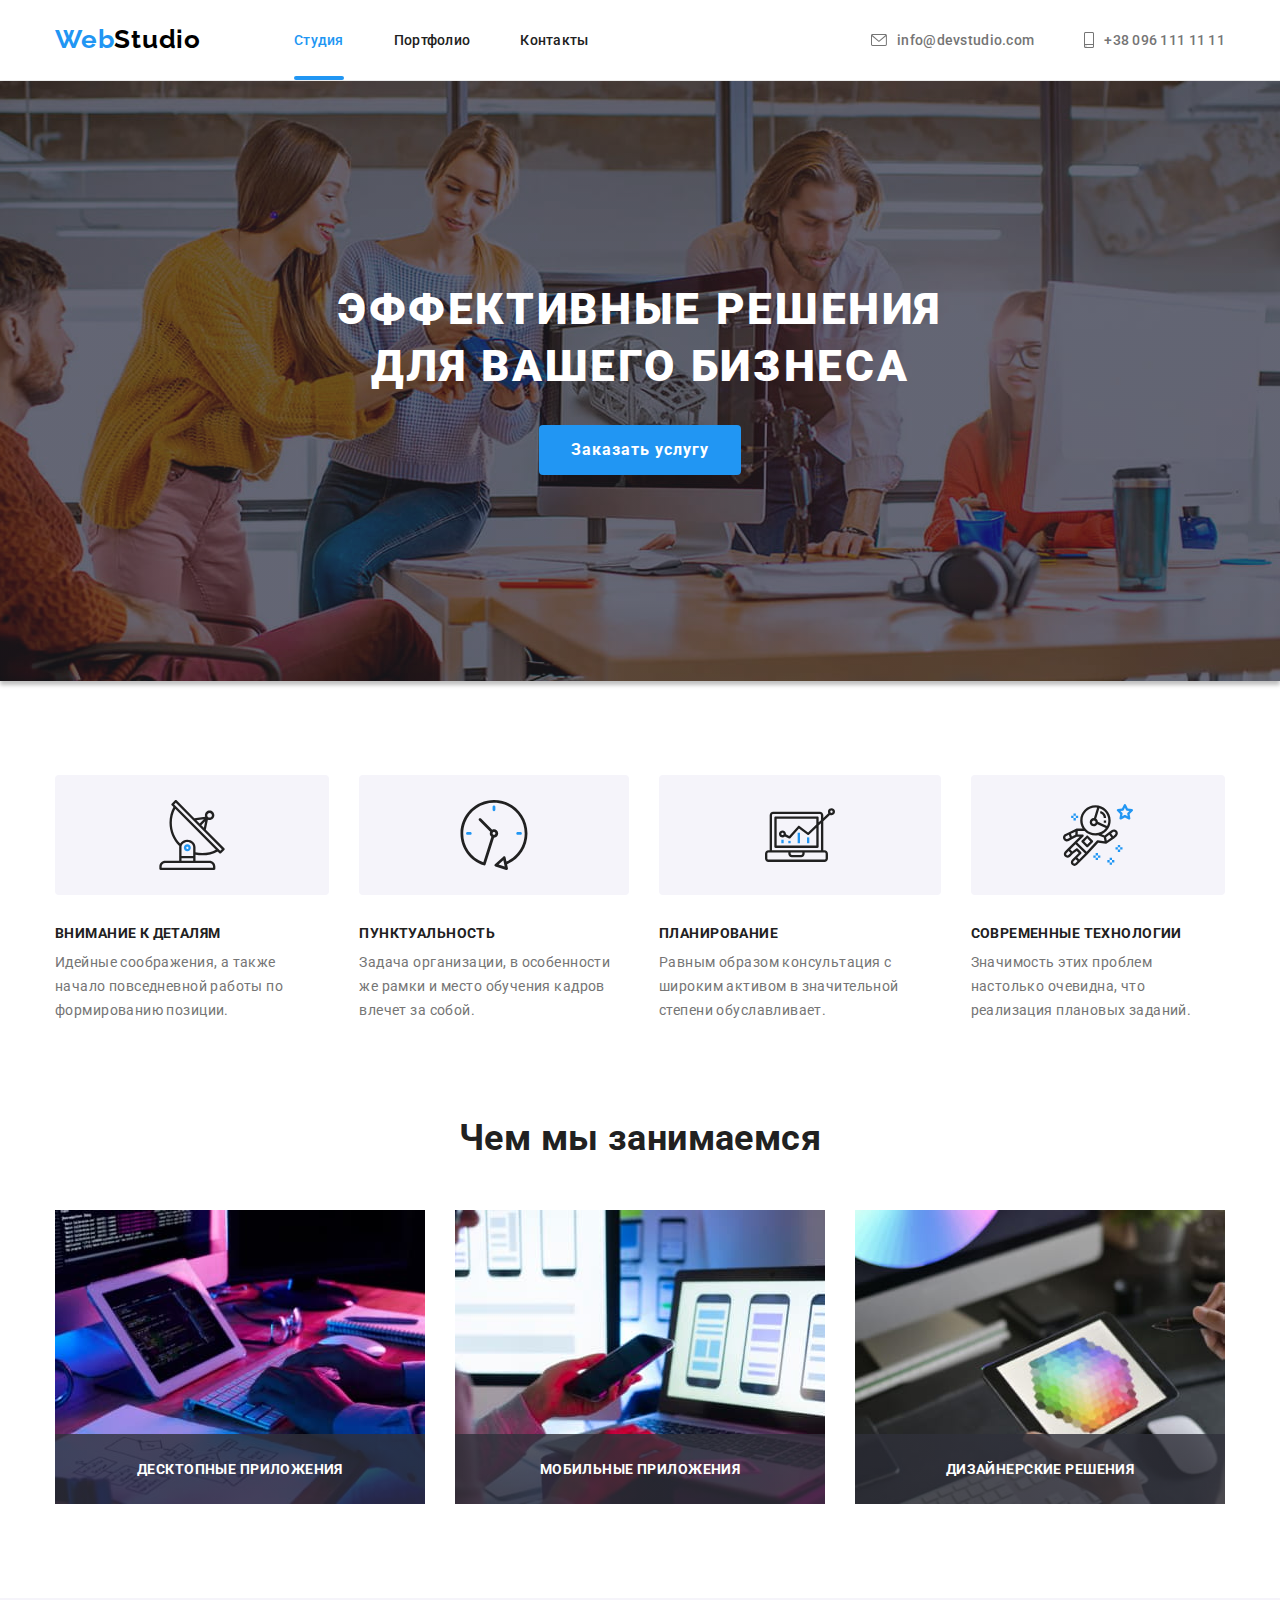
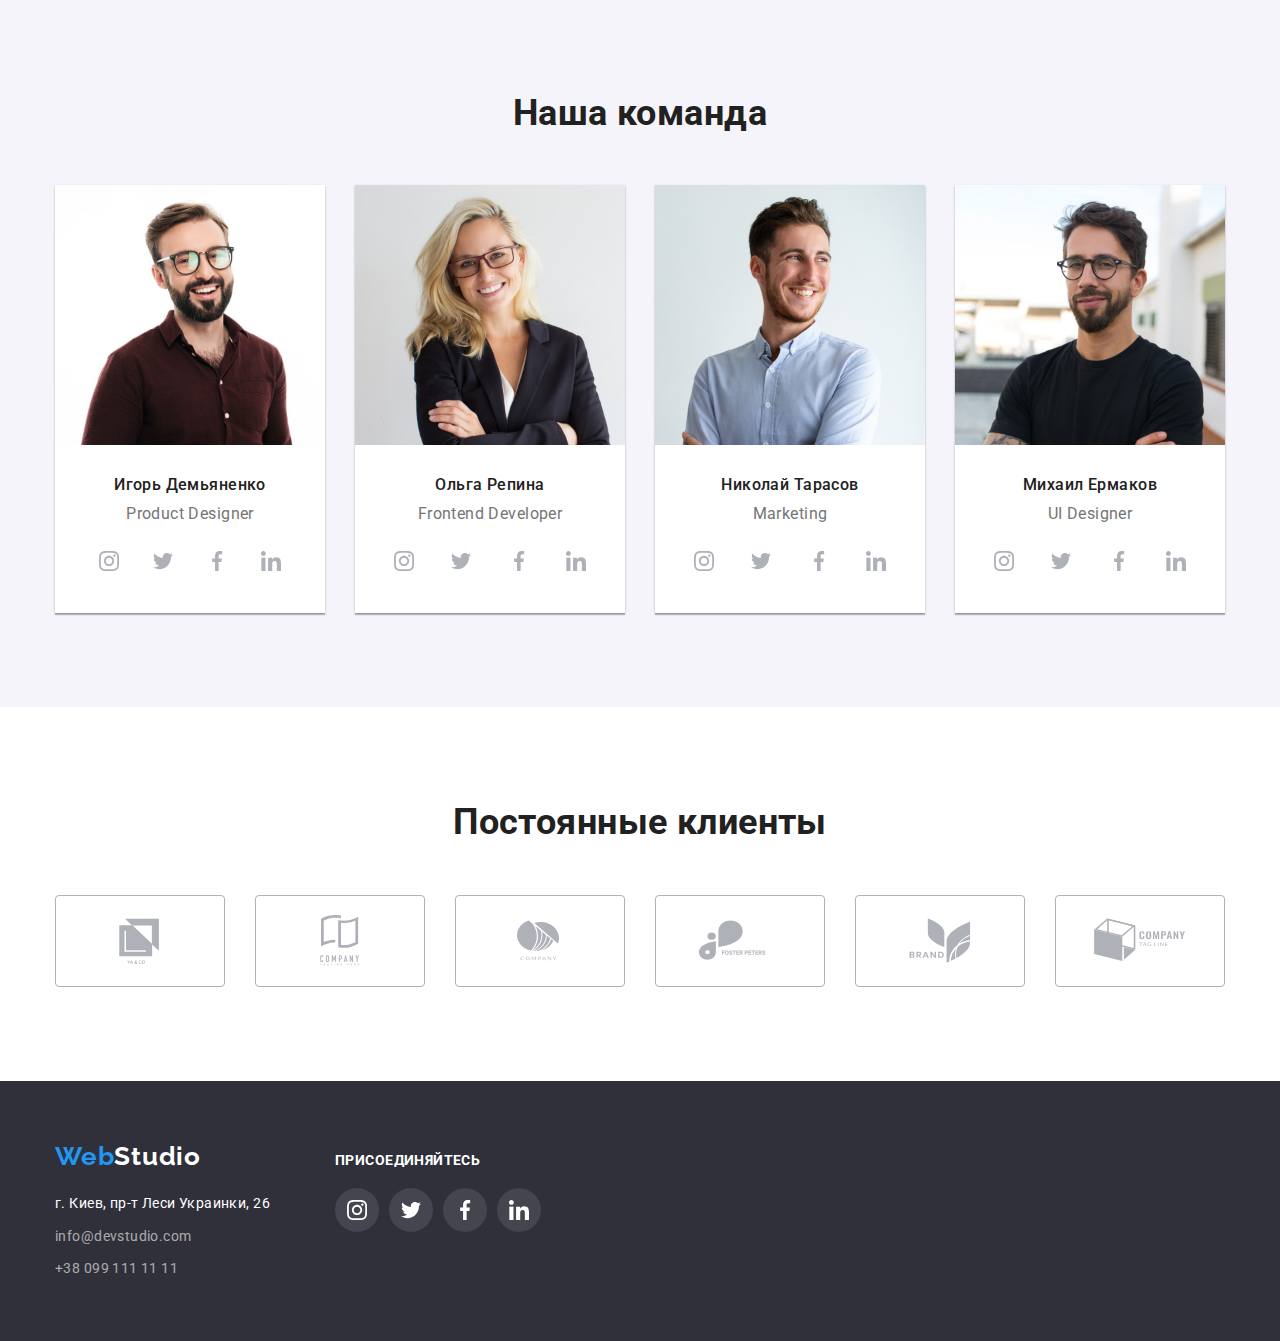
<file: index.html>
<!DOCTYPE html>
<html lang="ru">
  <head>
    <meta charset="UTF-8" />
    <meta http-equiv="X-UA-Compatible" content="IE=edge" />
    <meta name="viewport" content="width=device-width, initial-scale=1.0" />
    <!-- font add-->
    <link rel="preconnect" href="https://fonts.googleapis.com" />
    <!-- оголошення майбутньго підключення-->
    <link rel="preconnect" href="https://fonts.gstatic.com" crossorigin />
    <link
      href="https://fonts.googleapis.com/css2?family=Raleway:wght@700&family=Roboto:wght@400;500;700;900&display=swap"
      rel="stylesheet"
    />
    <!-- normalaize - link sample + file downloaded -->
    <!-- https://cdnjs.cloudflare.com/ajax/libs/normalize/1.1.0/normalize.min.css -->
    <link rel="stylesheet" href="./css/modern-normalize.css" />
    <link rel="stylesheet" href="./css/styles.css" />

    <title>WebStudio</title>
  </head>
  <body class="body">
    <header class="header">
      <div class="container header-flex-box">
        <nav class="header-nav-flex-box">
          <a href="./index.html" lang="en" class="logo"
            ><span class="logo-accent"> Web</span>Studio</a
          >
          <ul class="header-menu">
            <li class="item">
              <a href="./index.html" class="header-link current underline">Студия</a>
            </li>
            <li class="item">
              <a href="./poftfolio.html" class="header-link">Портфолио</a>
            </li>
            <li class="item">
              <a href="#" class="header-link">Контакты</a>
            </li>
          </ul>
        </nav>

        <div class="header-kontakt-box">
          <ul class="header-kontakt">
            <li class="item">
              <a href="mailto:info@devstudio.com" lang="en" class="header-contact-link">
                <svg class="header-contact-mail-logo">
                  <use href="./images/logo/icons.svg#icon-envelope"></use>
                </svg>
                info@devstudio.com
              </a>
            </li>
            <li class="item">
              <a href="tel:+380961111111" class="header-contact-link">
                <svg class="header-contact-smart-logo">
                  <use href="./images/logo/icons.svg#icon-smartphone"></use>
                </svg>
                +38 096 111 11 11
              </a>
            </li>
          </ul>
        </div>
      </div>
    </header>

    <main>
      <!-- hero section -->
      <section class="section heroe heroe-background">
        <div class="container">
          <h1 class="heroe-header">Эффективные решения для вашего бизнеса</h1>
          <button type="button" class="order-button" data-modal-open>Заказать услугу</button>
        </div>
      </section>

      <!-- advantages -->
      <section class="section">
        <h2 class="visually-hidden">список приимуществ</h2>
        <div class="container">
          <ul class="advantages-flex">
            <li class="adv-item">
              <div class="adv-icon-block">
                <svg><use href="./images/logo/icons.svg#icon-about-antenna-1"></use></svg>
              </div>
              <h3 class="advantages-list-header">Внимание к деталям</h3>
              <p class="advantages-text">
                Идейные соображения, а также начало повседневной работы по формированию позиции.
              </p>
            </li>
            <li class="adv-item">
              <div class="adv-icon-block">
                <svg><use href="./images/logo/icons.svg#icon-about-clock2"></use></svg>
              </div>
              <h3 class="advantages-list-header">Пунктуальность</h3>
              <p class="advantages-text">
                Задача организации, в особенности же рамки и место обучения кадров влечет за собой.
              </p>
            </li>

            <li class="adv-item">
              <div class="adv-icon-block">
                <svg><use href="./images/logo/icons.svg#icon-about-diagram-3"></use></svg>
              </div>
              <h3 class="advantages-list-header">Планирование</h3>
              <p class="advantages-text">
                Равным образом консультация с широким активом в значительной степени обуславливает.
              </p>
            </li>
            <li class="adv-item">
              <div class="adv-icon-block">
                <svg><use href="./images/logo/icons.svg#icon-about-astronau-4"></use></svg>
              </div>
              <h3 class="advantages-list-header">Современные технологии</h3>
              <p class="advantages-text">
                Значимость этих проблем настолько очевидна, что реализация плановых заданий.
              </p>
            </li>
          </ul>
        </div>
      </section>
      <!-- about -->
      <section class="section about">
        <div class="container">
          <h2 class="section-title">Чем мы занимаемся</h2>
          <ul class="about-title-margin about-box">
            <li>
              <div class="about-pic">
                <img
                  src="./images/softengineering.jpg"
                  width="370"
                  alt="разработка структуры и алгоритмов работы"
                />
                <div class="about-pic-discript">
                  <p>десктопные приложения</p>
                </div>
              </div>
            </li>
            <li>
              <div class="about-pic">
                <img
                  src="./images/ui-research.jpg"
                  width="370"
                  alt="разработка пользовательского интерфейса"
                />
                <div class="about-pic-discript">
                  <p>мобильные приложения</p>
                </div>
              </div>
            </li>
            <li>
              <div class="about-pic">
                <img src="./images/colordesign.jpg" width="370" alt="дизайн" />
                <div class="about-pic-discript">
                  <p>дизайнерские решения</p>
                </div>
              </div>
            </li>
          </ul>
        </div>
      </section>

      <!-- team members -->
      <section class="section team">
        <div class="container">
          <h2 class="section-title">Наша команда</h2>
          <ul class="team-box">
            <li class="team-member">
              <img
                src="./images/igor-demyanenko.jpg"
                width="270"
                alt="улыбающийся парень с бородой"
              />
              <h3 class="team-member-header">Игорь Демьяненко</h3>
              <p lang="en" class="team-member-text">Product Designer</p>
              <div class="team-member-socials">
                <ul class="social-box">
                  <li>
                    <a href="#">
                      <svg><use href="./images/logo/icons.svg#icon-soc-instagram"></use></svg>
                    </a>
                  </li>
                  <li>
                    <a href="#">
                      <svg><use href="./images/logo/icons.svg#icon-soc-twitter"></use></svg>
                    </a>
                  </li>
                  <li>
                    <a href="#">
                      <svg><use href="./images/logo/icons.svg#icon-soc-facebook"></use></svg>
                    </a>
                  </li>
                  <li>
                    <a href="#">
                      <svg><use href="./images/logo/icons.svg#icon-soc-linkedin"></use></svg>
                    </a>
                  </li>
                </ul>
              </div>
            </li>
            <li class="team-member">
              <img src="./images/olga-repina.jpg" width="270" alt="улыбающаяся девушка" />
              <h3 class="team-member-header">Ольга Репина</h3>
              <p lang="en" class="team-member-text">Frontend Developer</p>
              <div class="team-member-socials">
                <ul>
                  <li class="social-box">
                    <a href="#">
                      <svg><use href="./images/logo/icons.svg#icon-soc-instagram"></use></svg>
                    </a>
                  </li>
                  <li class="social-box">
                    <a href="#">
                      <svg><use href="./images/logo/icons.svg#icon-soc-twitter"></use></svg>
                    </a>
                  </li>
                  <li class="social-box">
                    <a href="#">
                      <svg><use href="./images/logo/icons.svg#icon-soc-facebook"></use></svg>
                    </a>
                  </li>
                  <li class="social-box">
                    <a href="#">
                      <svg><use href="./images/logo/icons.svg#icon-soc-linkedin"></use></svg>
                    </a>
                  </li>
                </ul>
              </div>
            </li>
            <li class="team-member">
              <img src="./images/nik-tarasov.jpg" width="270" alt="улыбающийся парень" />
              <h3 class="team-member-header">Николай Тарасов</h3>
              <p lang="en" class="team-member-text">Marketing</p>
              <div class="team-member-socials">
                <ul>
                  <li class="social-box">
                    <a href="#">
                      <svg><use href="./images/logo/icons.svg#icon-soc-instagram"></use></svg>
                    </a>
                  </li>
                  <li class="social-box">
                    <a href="#">
                      <svg><use href="./images/logo/icons.svg#icon-soc-twitter"></use></svg>
                    </a>
                  </li>
                  <li class="social-box">
                    <a href="#">
                      <svg><use href="./images/logo/icons.svg#icon-soc-facebook"></use></svg>
                    </a>
                  </li>
                  <li class="social-box">
                    <a href="#">
                      <svg><use href="./images/logo/icons.svg#icon-soc-linkedin"></use></svg>
                    </a>
                  </li>
                </ul>
              </div>
            </li>
            <li class="team-member">
              <img
                src="./images/mihail-ermakov.jpg"
                width="270"
                alt="другой улыбчивый бородатый парень"
              />
              <h3 class="team-member-header">Михаил Ермаков</h3>
              <p lang="en" class="team-member-text">UI Designer</p>
              <div class="team-member-socials">
                <ul>
                  <li class="social-box">
                    <a href="#">
                      <svg><use href="./images/logo/icons.svg#icon-soc-instagram"></use></svg>
                    </a>
                  </li>
                  <li class="social-box">
                    <a href="#">
                      <svg><use href="./images/logo/icons.svg#icon-soc-twitter"></use></svg>
                    </a>
                  </li>
                  <li class="social-box">
                    <a href="#">
                      <svg><use href="./images/logo/icons.svg#icon-soc-facebook"></use></svg>
                    </a>
                  </li>
                  <li class="social-box">
                    <a href="#">
                      <svg><use href="./images/logo/icons.svg#icon-soc-linkedin"></use></svg>
                    </a>
                  </li>
                </ul>
              </div>
            </li>
          </ul>
        </div>
      </section>
      <!-- clients -->
      <section class="section clients">
        <div class="container">
          <h2 class="section-title">Постоянные клиенты</h2>
          <ul class="clients-flex">
            <li>
              <a href="#" class="client-list-item"
                ><svg><use href="./images/logo/icons.svg#icon-p-yg"></use></svg>
              </a>
            </li>
            <li>
              <a href="#" class="client-list-item">
                <svg><use href="./images/logo/icons.svg#icon-p-windows"></use></svg>
              </a>
            </li>
            <li>
              <a href="#" class="client-list-item">
                <svg><use href="./images/logo/icons.svg#icon-p-nut-shell"></use></svg>
              </a>
            </li>
            <li>
              <a href="#" class="client-list-item">
                <svg><use href="./images/logo/icons.svg#icon-p-foster"></use></svg>
              </a>
            </li>
            <li>
              <a href="#" class="client-list-item">
                <svg><use href="./images/logo/icons.svg#icon-p-soy-brand"></use></svg>
              </a>
            </li>
            <li>
              <a href="#" class="client-list-item">
                <svg><use href="./images/logo/icons.svg#icon-p-box-company"></use></svg>
              </a>
            </li>
          </ul>
        </div>
      </section>
    </main>
    <!-- Footrer-->
    <footer class="footer">
      <div class="container">
        <div class="footer-flex">
          <div class="adress-block">
            <a href="./index.html" lang="en" class="footer-logo logo"
              ><span class="logo-accent"> Web</span>Studio</a
            >
            <address>
              <ul class="footer-list">
                <li class="item">
                  <a
                    href="https://goo.gl/maps/paLrzJ1DZaffjFaJ6"
                    target="_blank"
                    rel="noopener noreferrer"
                    class="footer-adress"
                  >
                    г. Киев, пр-т Леси Украинки, 26
                  </a>
                </li>
                <li class="item">
                  <a href="mailto:info@devstudio.com" lang="en" class="footer-contact"
                    >info@devstudio.com</a
                  >
                </li>
                <li class="item">
                  <a href="tel:+380991111111" class="footer-contact">+38 099 111 11 11</a>
                </li>
              </ul>
            </address>
          </div>
          <div class="footer-socials">
            <p>присоединяйтесь</p>
            <div>
              <ul class="footer-social-links-block">
                <li>
                  <a href="#">
                    <svg>
                      <use href="./images/logo/icons.svg#icon-soc-instagram"></use>
                    </svg>
                  </a>
                </li>
                <li>
                  <a href="#">
                    <svg>
                      <use href="./images/logo/icons.svg#icon-soc-twitter"></use>
                    </svg>
                  </a>
                </li>
                <li>
                  <a href="#">
                    <svg>
                      <use href="./images/logo/icons.svg#icon-soc-facebook"></use>
                    </svg>
                  </a>
                </li>
                <li>
                  <a href="#">
                    <svg>
                      <use href="./images/logo/icons.svg#icon-soc-linkedin"></use>
                    </svg>
                  </a>
                </li>
              </ul>
            </div>
          </div>
        </div>
      </div>
    </footer>
    <!-- modal -->
    <section>
      <div class="modal-overlay is-hidden" data-modal>
        <div class="modal-box">
          <button type="button" class="modal-close-button" data-modal-close>
            <svg class="modal-close-button-icon">
              <use href="./images/logo/icons.svg#icon-close-cross"></use>
            </svg>
          </button>
          <p>
            Lorem ipsum, dolor sit amet consectetur adipisicing elit. Ipsa, voluptate ullam quaerat
            necessitatibus vero mollitia ad consequatur suscipit temporibus iste? Eaque id odit
            possimus explicabo animi! Natus eum labore ducimus odit nobis harum culpa iste sint
            magni, soluta rerum aliquid nihil voluptate perferendis ut eaque, saepe aliquam velit,
            veritatis laboriosam quis! Quod reiciendis doloremque porro veritatis iste temporibus
            itaque ad, exercitationem voluptatum alias eveniet quo nulla atque repellendus iusto
            quis natus corrupti incidunt voluptate quaerat et quas facere voluptatibus. Sequi,
            expedita quidem eaque culpa earum maiores voluptas cum. Dolorem perferendis enim
            reprehenderit omnis, aliquid quas officiis possimus delectus minima assumenda.
          </p>
        </div>
      </div>
    </section>
    <script src="./js/modal.js"></script>
  </body>
</html>
</file>
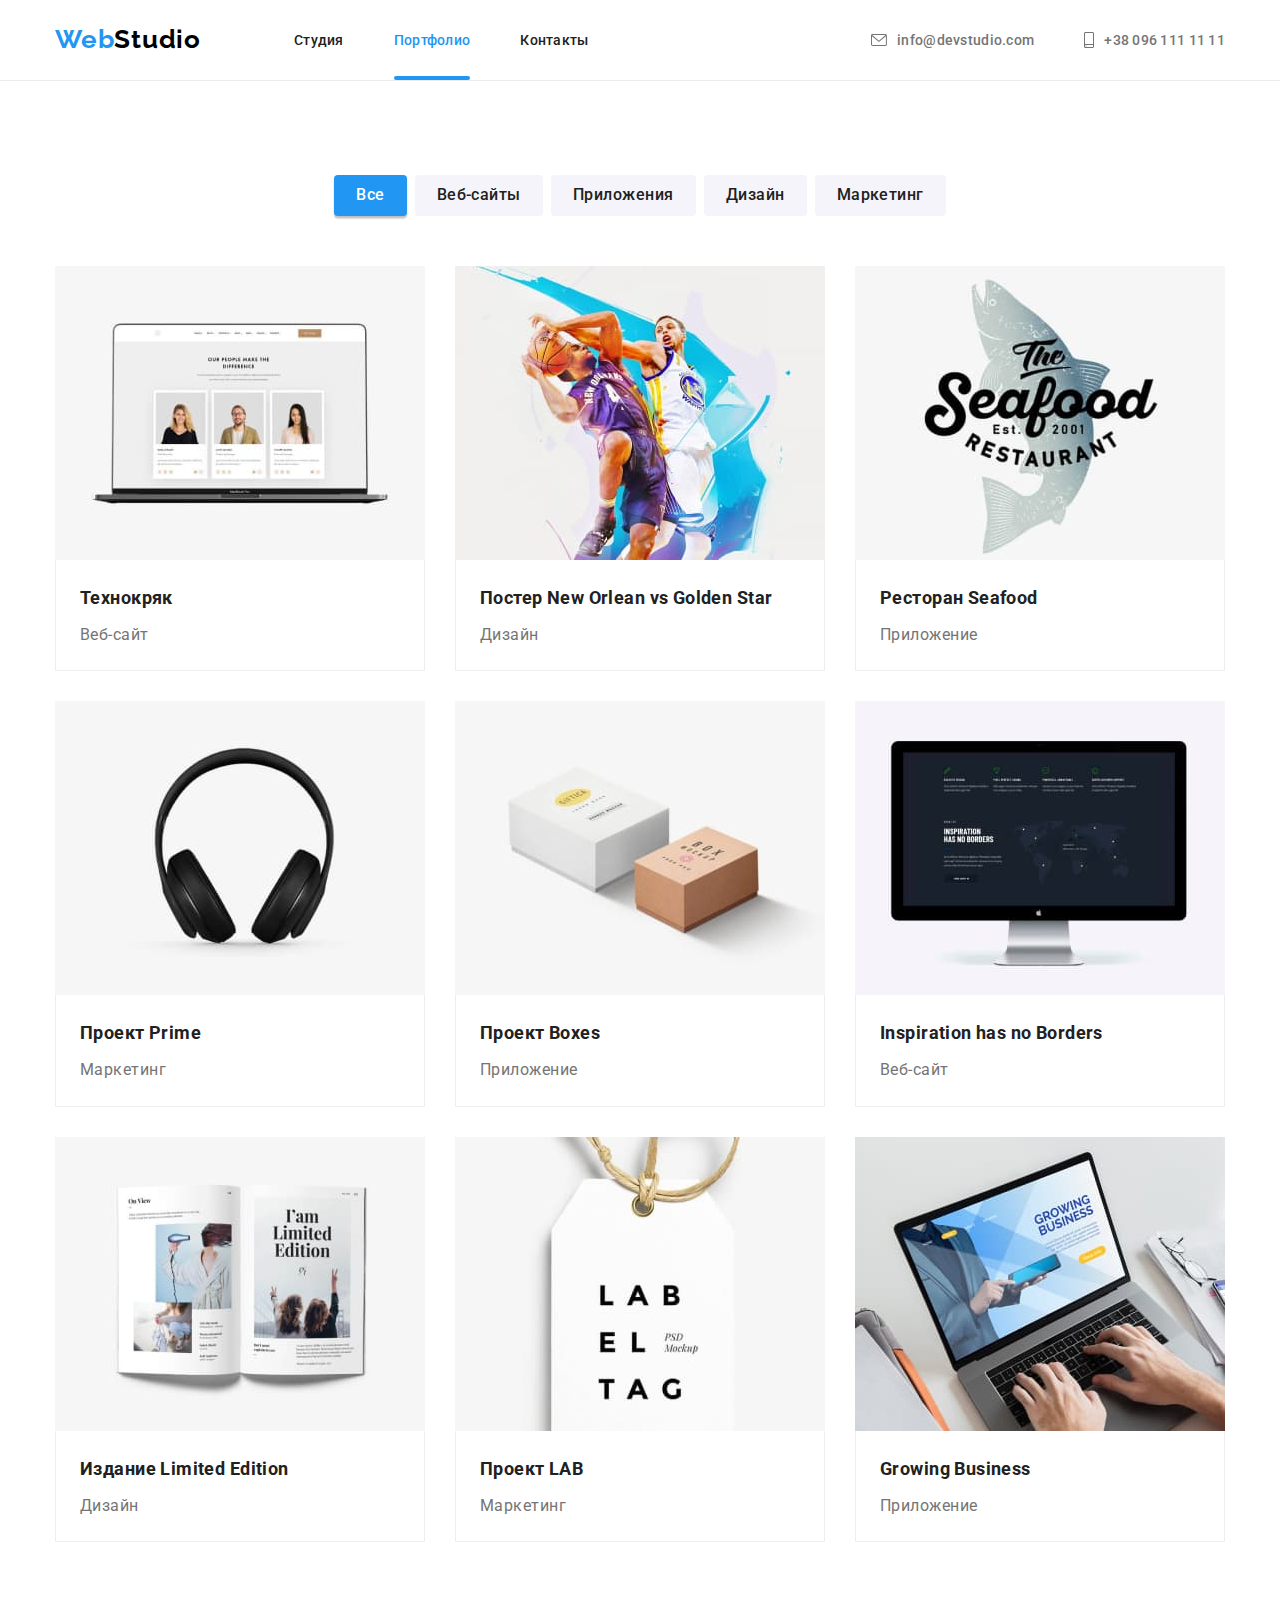
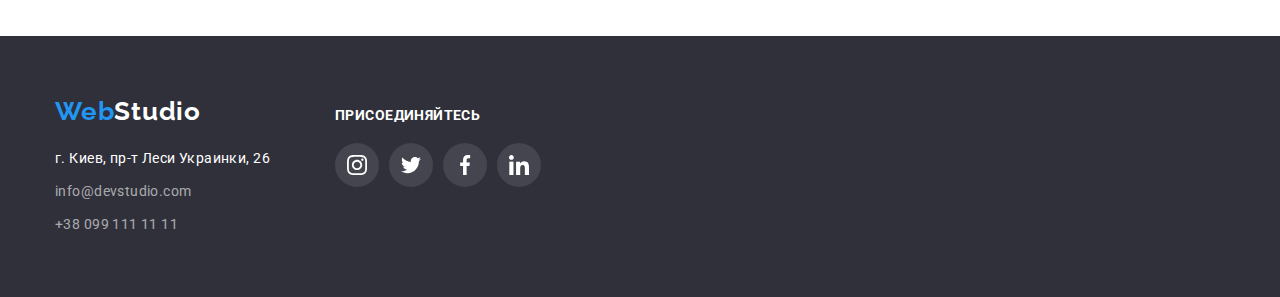
<file: poftfolio.html>
<!DOCTYPE html>
<html lang="ru">
  <head>
    <meta charset="UTF-8" />
    <meta http-equiv="X-UA-Compatible" content="IE=edge" />
    <meta name="viewport" content="width=device-width, initial-scale=1.0" />
    <!-- font add-->
    <link rel="preconnect" href="https://fonts.googleapis.com" />
    <!-- оголошення майбутньго підключення-->
    <link rel="preconnect" href="https://fonts.gstatic.com" crossorigin />
    <link
      href="https://fonts.googleapis.com/css2?family=Raleway:wght@700&family=Roboto:wght@400;500;700;900&display=swap"
      rel="stylesheet"
    />
    <link rel="stylesheet" href="./css/modern-normalize.css" />
    <link rel="stylesheet" href="./css/styles.css" />

    <title>WebStudio-portfolio</title>
  </head>
  <body class="body">
    <header class="header">
      <div class="container header-flex-box">
        <nav class="header-nav-flex-box">
          <a href="./index.html" lang="en" class="logo"
            ><span class="logo-accent"> Web</span>Studio</a
          >
          <ul class="header-menu">
            <li class="item">
              <a href="./index.html" class="header-link">Студия</a>
            </li>
            <li class="item">
              <a href="./poftfolio.html" class="header-link current underline">Портфолио</a>
            </li>
            <li class="item">
              <a href="#" class="header-link">Контакты</a>
            </li>
          </ul>
        </nav>

        <div class="header-kontakt-box">
          <ul class="header-kontakt">
            <li class="item">
              <a href="mailto:info@devstudio.com" lang="en" class="header-contact-link">
                <svg class="header-contact-mail-logo">
                  <use href="./images/logo/icons.svg#icon-envelope"></use>
                </svg>
                info@devstudio.com
              </a>
            </li>
            <li class="item">
              <a href="tel:+380961111111" class="header-contact-link">
                <svg class="header-contact-smart-logo">
                  <use href="./images/logo/icons.svg#icon-smartphone"></use>
                </svg>
                +38 096 111 11 11
              </a>
            </li>
          </ul>
        </div>
      </div>
    </header>

    <main>
      <h1 class="visually-hidden">страница с портфолио</h1>
      <!--скрыть-->

      <section class="section">
        <!-- buttons-->
        <div class="container">
          <ul class="portfolio-select-box">
            <li class="flex-menu-item">
              <button type="button" class="portfolio-buttons active">Все</button>
            </li>
            <li class="flex-menu-item">
              <button type="button" class="portfolio-buttons">Веб-сайты</button>
            </li>
            <li class="flex-menu-item">
              <button type="button" class="portfolio-buttons">Приложения</button>
            </li>
            <li class="flex-menu-item">
              <button type="button" class="portfolio-buttons">Дизайн</button>
            </li>
            <li class="flex-menu-item">
              <button type="button" class="portfolio-buttons">Маркетинг</button>
            </li>
          </ul>

          <!-- project samples-->
          <div class="project-samples">
            <ul class="project-list-box">
              <li class="project-item">
                <a href="#" class="project-item-link">
                  <div class="project-over-contain">
                    <img src="./images/technokryak.jpg" alt="скрин сайта компании Технокряк" />

                    <div class="project-over-text">
                      <p>
                        Ресурс предлагает комплексные предложения с разным уровнем функционала и
                        сервисов. Все это позволит посетителю получить исчерпывающие сведения о
                        компании или частном лице.
                      </p>
                    </div>
                  </div>
                  <div class="project-list-border">
                    <h3 class="project-header">Технокряк</h3>
                    <p class="project-description">Веб-сайт</p>
                  </div>
                </a>
              </li>

              <li class="project-item">
                <a href="#" class="project-item-link">
                  <div class="project-over-contain">
                    <img
                      src="./images/imgbasketgame.jpg"
                      alt="момент противоборства игроков двух команд"
                    />
                    <div class="project-over-text">
                      <p>
                        В баскетбол играют две команды, каждая из которых состоит из пяти полевых
                        игроков (замены не ограничены). Цель каждой команды — забросить мяч в кольцо
                        с сеткой (корзину) соперника и помешать другой команде завладеть мячом и
                        забросить его в свою корзину. Корзина находится на высоте 3,05 м от паркета
                        (10 футов).
                      </p>
                    </div>
                  </div>
                  <div class="project-list-border">
                    <h3 class="project-header">Постер New Orlean vs Golden Star</h3>
                    <p class="project-description">Дизайн</p>
                  </div>
                </a>
              </li>

              <li class="project-item">
                <a href="#" class="project-item-link">
                  <div class="project-over-contain">
                    <img src="./images/imgseafood.jpg" alt="логотип ресторана морепродуктов" />
                    <div class="project-over-text">
                      <p>
                        Симптомы отравления могут начаться через 2–8 часов после употребления рыбы.
                        Спазмы в животе, тошнота и диарея продолжаются от 6 до 17 часов, после чего
                        могут развиться зуд, парестезии, головная боль, миалгия, извращение тепловой
                        и холодовой чувствительности, боль в области лица.
                      </p>
                    </div>
                  </div>
                  <div class="project-list-border">
                    <h3 class="project-header">Ресторан Seafood</h3>
                    <p class="project-description">Приложение</p>
                  </div>
                </a>
              </li>

              <li class="project-item">
                <a href="#" class="project-item-link">
                  <div class="project-over-contain">
                    <img src="./images/imgheadphones.jpg" alt="головные мониторы" />
                    <div class="project-over-text">
                      <p>
                        В наушниках часто возникает ощущение, что источник звука находится где-то
                        внутри головы.
                      </p>
                    </div>
                  </div>
                  <div class="project-list-border">
                    <h3 class="project-header">Проект Prime</h3>
                    <p class="project-description">Маркетинг</p>
                  </div>
                </a>
              </li>

              <li class="project-item">
                <a href="#" class="project-item-link">
                  <div class="project-over-contain">
                    <img src="./images/imgboxes.jpg" alt="крафтовые упаковки" />
                    <div class="project-over-text">
                      <p>только лучшие упаковки - скроют секреты и сохранят Ваши сокровища</p>
                    </div>
                  </div>
                  <div class="project-list-border">
                    <h3 class="project-header">Проект Boxes</h3>
                    <p class="project-description">Приложение</p>
                  </div>
                </a>
              </li>

              <li class="project-item">
                <a href="#" class="project-item-link">
                  <div class="project-over-contain">
                    <img
                      src="./images/imgworldwide.jpg"
                      alt="сайт компании с глобальной картой присутсвия"
                    />
                    <div class="project-over-text">
                      <p>
                        Мары́ — город на юге Туркмении, названный в честь древнего города Мерв, центр
                        Марыйского велаята. Второй по величине город современной Туркмении.
                      </p>
                    </div>
                  </div>
                  <div class="project-list-border">
                    <h3 class="project-header">Inspiration has no Borders</h3>
                    <p class="project-description">Веб-сайт</p>
                  </div>
                </a>
              </li>

              <li class="project-item">
                <a href="#" class="project-item-link">
                  <div class="project-over-contain">
                    <img src="./images/imgmagazin.jpg" alt="разворот журнала" />
                    <div class="project-over-text">
                      <p>
                        Хью Марстон Хефнер (англ. Hugh Marston Hefner; 9 апреля 1926, Чикаго — 27
                        сентября 2017, Лос-Анджелес) — американский издатель, основатель и
                        шеф-редактор журнала «Playboy», а также основатель компании «Playboy
                        Enterprises».
                      </p>
                    </div>
                  </div>
                  <div class="project-list-border">
                    <h3 class="project-header">Издание Limited Edition</h3>
                    <p class="project-description">Дизайн</p>
                  </div>
                </a>
              </li>

              <li class="project-item">
                <a href="#" class="project-item-link">
                  <div class="project-over-contain">
                    <img src="./images/imglabel.jpg" alt="стильная этикетка" />
                    <div class="project-over-text">
                      <p>
                        тикетка (от фр. etiquette; также ярлык) — графический или текстовый знак,
                        нанесённый в виде наклейки, бирки или талона на товар, экспонат
                      </p>
                    </div>
                  </div>
                  <div class="project-list-border">
                    <h3 class="project-header">Проект LAB</h3>
                    <p class="project-description">Маркетинг</p>
                  </div>
                </a>
              </li>

              <li class="project-item">
                <a href="#" class="project-item-link">
                  <div class="project-over-contain">
                    <img src="./images/imgsitescreen.jpg" alt="скрин заглавной страници сайта" />
                    <div class="project-over-text">
                      <p>
                        «Пароль „Рыба-меч“» (англ. «Swordfish») — американский триллер 2001 года.
                        Режиссёр — Доминик Сена. В главных ролях — Хью Джекман, Джон Траволта, Хэлли
                        Берри и Дон Чидл.
                      </p>
                    </div>
                  </div>
                  <div class="project-list-border">
                    <h3 class="project-header">Growing Business</h3>
                    <p class="project-description">Приложение</p>
                  </div>
                </a>
              </li>
            </ul>
          </div>
        </div>
      </section>
    </main>

    <footer class="footer">
      <div class="container">
        <div class="footer-flex">
          <div class="adress-block">
            <a href="./index.html" lang="en" class="footer-logo logo"
              ><span class="logo-accent"> Web</span>Studio</a
            >
            <address>
              <ul class="footer-list">
                <li class="item">
                  <a
                    href="https://goo.gl/maps/paLrzJ1DZaffjFaJ6"
                    target="_blank"
                    rel="noopener noreferrer"
                    class="footer-adress"
                  >
                    г. Киев, пр-т Леси Украинки, 26
                  </a>
                </li>
                <li class="item">
                  <a href="mailto:info@devstudio.com" lang="en" class="footer-contact"
                    >info@devstudio.com</a
                  >
                </li>
                <li class="item">
                  <a href="tel:+380991111111" class="footer-contact">+38 099 111 11 11</a>
                </li>
              </ul>
            </address>
          </div>
          <div class="footer-socials">
            <p>присоединяйтесь</p>
            <div>
              <ul class="footer-social-links-block">
                <li>
                  <a href="#">
                    <svg>
                      <use href="./images/logo/icons.svg#icon-soc-instagram"></use>
                    </svg>
                  </a>
                </li>
                <li>
                  <a href="#">
                    <svg>
                      <use href="./images/logo/icons.svg#icon-soc-twitter"></use>
                    </svg>
                  </a>
                </li>
                <li>
                  <a href="#">
                    <svg>
                      <use href="./images/logo/icons.svg#icon-soc-facebook"></use>
                    </svg>
                  </a>
                </li>
                <li>
                  <a href="#">
                    <svg>
                      <use href="./images/logo/icons.svg#icon-soc-linkedin"></use>
                    </svg>
                  </a>
                </li>
              </ul>
            </div>
          </div>
        </div>
      </div>
    </footer>
  </body>
</html>
</file>
<file: css/styles.css>
:root {
  --accent-color: #2196f3;
  --header-contact-color: #757575;
  --header-link-color: #212121;
  --plain-text: #757575;
  --header-color: #212121;
  --background-white: #ffffff;
  --contrast-background: #2f303a;
  --body-accent-background: #f5f4fa;
  --footer-contact-color: rgba(255, 255, 255, 0.6);
  --dark-color-for-light-theme-logo: #000000;
  --light-color-for-dark-theme-logo: #ffffff;
  --project-list-border: #eeeeee;
  --header-border: #ececec;
  --social-madia-logo-color: #afb1b8;
  --heroe-background: #c4c4c4;
  --heroe-overlay: rgba(47, 48, 58, 0.4);
  --project-overlay: rgba(33, 150, 243, 0.9);
  --modal-over-color: rgba(0, 0, 0, 0.2);
  --footer-social-background: rgba(255, 255, 255, 0.1);
  --about-gradient-color: rgba(47, 48, 58, 0.8);
  --time-func: cubic-bezier(0.4, 0, 0.2, 1);
}

/* Стили для обнуления верхних отступов у элементов */
h1,
h2,
h3,
p,
ul,
li {
  list-style: none;
  padding: 0px;
  margin: 0px;
}

/* Класс для обнуления базовых свойств у списков (ul) */
/* .list { */
/* list-style: none; */
/* padding-left: 0; */
/* margin: 0; */
/* } */

/* Класс для обнуления базовых свойств у ссылок */
a {
  text-decoration: none;
  color: inherit;
}

/* Свойства для корректного отображения картинок */
img,
svg {
  display: block;
  max-width: 100%;
  height: auto;
}

/* Свойства для обнуления курсива у address */

/* address { */
/* font-style: normal; */
/* }  */

.visually-hidden {
  position: absolute;
  width: 1px;
  height: 1px;
  margin: -1px;
  border: 0;
  padding: 0;
  white-space: nowrap;
  clip-path: inset(100%);
  clip: rect(0 0 0 0);
  overflow: hidden;
}

.body {
  font-family: 'Roboto', 'Arial', sans-serif;
  background-color: var(--background-white);
  color: var(--plain-text);
  font-size: 14px;
  letter-spacing: 0.03em;
}

.container {
  width: 1200px;
  padding-left: 15px;
  padding-right: 15px;
  margin-left: auto;
  margin-right: auto;
}

.section {
  padding-top: 94px;
  padding-bottom: 94px;
  text-align: center;
}

.header-flex-box {
  display: flex;
  align-items: center;
}

.header-nav-flex-box {
  display: flex;
  align-items: center;
}

.header-menu {
  display: flex;
  margin-left: 93px;
}

.header-menu .item + .item {
  margin-left: 50px;
}

.header-kontakt-box {
  margin-left: auto;
}

.header-kontakt {
  display: flex;
  color: var(--header-contact-color);
  align-items: center;
}

.header-kontakt > .item:nth-child(2) {
  margin-left: 50px;
}

.header-contact-smart-logo {
  width: 10px;
  height: 16px;
  margin-right: 10px;
  fill: currentColor;
}
.header-contact-mail-logo {
  width: 16px;
  height: 12px;
  margin-right: 10px;
  fill: currentColor;
}

.logo-accent {
  color: var(--accent-color);
}

.header {
  background-color: var(--background-white);
  text-decoration: none;
  font-weight: 500;
  line-height: 1.15;
  letter-spacing: 0.02em;
  border-bottom: 1px solid var(--header-border);
}

.header-link {
  display: block; /* превращает в блочный элемент*/
  color: var(--header-link-color);
  text-decoration: none;
  padding-top: 32px; /* применение именно для линка увеличивает рабочую зону ссілки*/
  padding-bottom: 32px;
  transition: color 250ms var(--time-func);
}

.logo {
  text-decoration: none;
  font-family: 'Raleway', 'Arial', sans-serif;
  font-weight: 700;
  font-size: 26px;
  line-height: 1.2;
  letter-spacing: 0.03em;
  color: var(--dark-color-for-light-theme-logo);
}

.header-contact-link {
  display: flex;
  align-items: center;
  color: var(--header-contact-color);
  text-decoration: none;
  padding-top: 32px;
  /* применение именно для линка увеличивает рабочую зону ссілки*/
  padding-bottom: 32px;
  transition: color 250ms var(--time-func);
}

.header-contact-link:hover,
.header-contact-link:focus,
.header-contact-link:active {
  color: var(--accent-color);
}

.header-link:hover,
.header-link:focus,
.header-link:active,
.current {
  color: var(--accent-color);
}

.current.underline {
  position: relative;
}

.underline::after {
  content: '';
  position: absolute;
  display: block;
  width: 100%;
  height: 4px;
  border-radius: 2px;
  background-color: var(--accent-color);
  bottom: 0px;
}

.heroe {
  position: relative;
  padding-top: 200px;
  padding-bottom: 200px;
  background-color: var(--heroe-background);
  box-shadow: 0px 4px 4px rgba(0, 0, 0, 0.25);
}

.heroe-background {
  max-width: 1600px;
  height: 600px;
  margin-left: auto;
  margin-right: auto;
  background-image: linear-gradient(to right, var(--heroe-overlay), var(--heroe-overlay)),
    url(../images/main-page/hero-background.jpg);
  background-repeat: no-repeat;
  background-position: center;
  background-size: cover;
}

.heroe-header {
  width: 700px;
  margin-left: auto;
  margin-right: auto;
  color: var(--light-color-for-dark-theme-logo);
  font-weight: 900;
  font-size: 44px;
  line-height: 1.3;
  text-transform: uppercase;
  letter-spacing: 0.06em;
}
.order-button {
  margin-top: 30px;
  min-width: 200px;
  min-height: 50px;
  font-family: 'Roboto', 'Arial', sans-serif;
  color: var(--light-color-for-dark-theme-logo);
  background-color: var(--accent-color);
  border: none;
  cursor: pointer;
  padding: 10px 32px;
  border-radius: 4px;
  font-weight: 700;
  font-size: 16px;
  letter-spacing: 0.06em;
  transition: background-color 250ms var(--time-func);
}

.order-button:hover,
.order-button:focus {
  background-color: var(--header-color);
}

.modal-overlay {
  position: fixed;
  top: 0;
  left: 0;
  width: 100%;
  height: 100%;
  opacity: 1;
  background-color: var(--modal-over-color);
  transition: opacity 250ms var(--time-func), visibility 250ms var(--time-func);
}

.modal-box {
  position: fixed;
  display: flex;
  left: 50%;
  top: 50%;
  opacity: 1;
  transform: translate(-50%, -50%);
  width: 528px;
  height: 581px;
  padding: 40px;
  background-color: var(--background-white);
  transition: opacity 250ms var(--time-func), visibility 250ms var(--time-func);

  box-shadow: 0px 1px 3px rgba(0, 0, 0, 0.12), 0px 1px 1px rgba(0, 0, 0, 0.14),
    0px 2px 1px rgba(0, 0, 0, 0.2);
  border-radius: 4px;
}

.modal-close-button {
  position: absolute;
  top: 8px;
  right: 8px;

  padding: 0;
  display: flex;
  /* margin: 8px; */
  width: 30px;
  height: 30px;
  border: 1px solid rgba(0, 0, 0, 0.1);
  border-radius: 50%;
  background-color: var(--background-white);
  align-items: center;
  justify-content: center;
}

.modal-close-button-icon {
  display: block;
  width: 11px;
  height: 11px;
  fill: currentColor;
}

.modal-close-button:hover,
.modal-close-button:focus {
  color: var(--light-color-for-dark-theme-logo);
  background-color: var(--accent-color);
  border-color: transparent;
}

.modal-overlay.is-hidden {
  opacity: 0;
  pointer-events: none;
  visibility: hidden;
}

.advantages-flex {
  display: flex;
  text-align: left;
}

.advantages-flex > .item {
  width: 270px;
}

.advantages-flex .adv-item + .adv-item {
  margin-left: 30px;
}

.adv-item svg {
  width: 70px;
  height: 70px;
}

.adv-icon-block {
  display: flex;
  align-items: center;
  justify-content: center;
  height: 120px;
  border-radius: 4px;
  background-color: var(--body-accent-background);
}

.advantages-list-header {
  margin-top: 30px;
  font-size: 14px;
  line-height: 1.15;
  margin-bottom: 10px;
  text-transform: uppercase;
  color: var(--header-color);
}
.advantages-text {
  line-height: 1.7;
}

.about {
  padding-top: 0px;
}

.about-box {
  display: flex;
  justify-content: space-between;
}

.about-pic {
  position: relative;
}

.about-pic-discript {
  display: flex;
  align-items: center;
  justify-content: center;
  position: absolute;
  bottom: 0;
  width: 100%;
  height: 70px;
  background-image: linear-gradient(
    to right,
    var(--about-gradient-color),
    var(--about-gradient-color)
  );
}

.about-pic-discript p {
  text-align: center;
  text-transform: uppercase;
  font-weight: 700;
  color: var(--light-color-for-dark-theme-logo);
}

.section-title {
  font-size: 36px;
  line-height: 1.2;

  color: var(--header-color);
  margin-bottom: 50px;
}

.team {
  background-color: var(--body-accent-background);
}

.team-member-header {
  font-weight: 500;
  font-size: 16px;
  line-height: 1.2;
  padding-top: 30px;
  color: var(--header-color);
}

.team-member-text {
  font-weight: 400;
  font-size: 16px;
  line-height: 1.2;
  margin-top: 10px;
}

.team-member {
  background-color: var(--background-white);
  box-shadow: 0px 1px 3px rgba(0, 0, 0, 0.12), 0px 1px 1px rgba(0, 0, 0, 0.14),
    0px 2px 1px rgba(0, 0, 0, 0.2);
  padding-bottom: 30px;
}

.team-box {
  display: flex;
  justify-content: space-between;
}

.social-box {
  display: inline-flex;
  color: var(--social-madia-logo-color);
  margin-left: auto;
  margin-right: auto;
}

.social-box a {
  display: flex;
  justify-content: center;
  align-items: center;
  fill: currentColor;
  border-radius: 50px;
  height: 44px;
  width: 44px;
  transition: color 250ms var(--time-func), background-color 250ms var(--time-func);
}

.social-box svg {
  width: 20px;
  height: 20px;
}

.social-box a:hover,
.social-box a:focus {
  background-color: var(--accent-color);
  color: var(--background-white);
}

.team-member-socials {
  margin-top: 16px;
}

.team-member-socials li + li {
  margin-left: 10px;
}

.clients {
  background-color: var(--background-white);
}

.clients-flex {
  display: flex;
  justify-content: center;
  color: var(--social-madia-logo-color);
}

.client-list-item {
  display: flex;
  width: 170px;
  height: 92px;
  padding: 16px 32px;
  border: 1px solid var(--social-madia-logo-color);
  border-radius: 4px;
  transition: color 250ms var(--time-func), border-color 250ms var(--time-func);
}

.client-list-item svg {
  max-width: 100%;
  max-height: 100%;
  fill: currentColor;
}

.clients-flex li + li {
  margin-left: 30px;
}

.client-list-item:hover,
.client-list-item:focus {
  color: var(--accent-color);
  border-color: var(--accent-color);
}

/* footer */

.footer {
  background-color: var(--contrast-background);
  padding-top: 60px;
  padding-bottom: 60px;
}

.footer-logo {
  color: var(--light-color-for-dark-theme-logo);
  text-decoration: none;
}

.footer-flex {
  display: flex;
  align-items: baseline;
}

.adress-block {
  width: 230px;
}

.footer-socials {
  margin-left: 50px;
}

.footer-socials > p {
  font-weight: 700;
  text-transform: uppercase;
  color: var(--light-color-for-dark-theme-logo);
}

.footer-social-links-block {
  display: flex;
  margin-top: 20px;
}

.footer-social-links-block a {
  display: flex;
  align-items: center;
  justify-content: center;
  width: 44px;
  height: 44px;
  border-radius: 50%;
  background-color: var(--footer-social-background);
  color: var(--light-color-for-dark-theme-logo);
  transition: background-color 250ms var(--time-func);
}

.footer-social-links-block li + li {
  margin-left: 10px;
}

.footer-social-links-block svg {
  width: 20px;
  height: 20px;
  fill: currentcolor;
}

.footer-social-links-block a:hover,
.footer-social-links-block a:focus {
  background-color: var(--accent-color);
}

.footer-contact {
  font-style: normal;
  text-decoration: none;
  line-height: 1.7;
  color: var(--footer-contact-color);
  transition: color 250ms var(--time-func);
}

.footer-contact:hover,
.footer-contact:focus,
.footer-contact:active {
  color: var(--accent-color);
}

.footer-adress {
  font-style: normal;
  text-decoration: none;
  line-height: 1.7;
  color: var(--light-color-for-dark-theme-logo);
}

.footer-list .item + .item {
  margin-top: 9px;
}

.footer address {
  margin-top: 20px;
}

/* protfolio page */
.portfolio-select-box {
  display: flex;
  justify-content: center;
}

.footer-social-links-block {
  display: flex;
}

.portfolio {
  padding-top: 94px;
  padding-bottom: 6px;
}

.portfolio-buttons {
  font-family: 'Roboto', 'Arial', sans-serif;
  background-color: var(--body-accent-background);
  cursor: pointer;
  border: none;
  padding: 6px 22px 6px 22px;
  border-width: 2px;
  border-radius: 4px;
  font-weight: 500;
  font-size: 16px;
  line-height: 1.8;
  letter-spacing: 0.03em;
  color: var(--header-color);

  transition: color 250ms var(--time-func), background-color 250ms var(--time-func),
    box-shadow 250ms var(--time-func);
}

.portfolio-buttons.active {
  background-color: var(--accent-color);
  color: var(--light-color-for-dark-theme-logo);
  box-shadow: 0px 3px 1px rgba(0, 0, 0, 0.1), 0px 1px 2px rgba(0, 0, 0, 0.08),
    0px 2px 2px rgba(0, 0, 0, 0.12);
  border-radius: 4px;
}

.portfolio-buttons:hover,
.portfolio-buttons:focus {
  background-color: var(--accent-color);
  color: var(--light-color-for-dark-theme-logo);
  box-shadow: 0px 3px 1px rgba(0, 0, 0, 0.1), 0px 1px 2px rgba(0, 0, 0, 0.08),
    0px 2px 2px rgba(0, 0, 0, 0.12);
}

.flex-menu-item:not(:last-child) {
  margin-right: 8px;
}

.project-samples {
  margin-top: 50px;
}

.project-list-box {
  display: flex;
  flex-wrap: wrap;
}

.project-item {
  /* display: block; */
  margin-right: 30px;
  margin-bottom: 30px;
  text-align: left;
}

.project-item-link {
  display: block;
  transition: box-shadow 250ms var(--time-func);
}

.project-item-link:hover,
.project-item-link:focus {
  box-shadow: 0px 1px 1px rgba(0, 0, 0, 0.12), 0px 4px 4px rgba(0, 0, 0, 0.06),
    1px 4px 6px rgba(0, 0, 0, 0.16);
  cursor: pointer;
}

.project-item-link:hover .project-over-text {
  transform: translatey(0);
}

.project-item:nth-child(3n) {
  margin-right: 0px;
}

.project-item:nth-last-child(-n + 3) {
  margin-bottom: 0px;
}

.project-description {
  margin-top: 4px;
  font-size: 16px;
  line-height: 1.9;
  letter-spacing: 0.03em;
}

.project-over-contain {
  position: relative;
  overflow: hidden;
  display: block;
}

.project-over-text {
  position: absolute;
  top: 0;
  width: 100%;
  height: 100%;
  transform: translatey(101%);
  padding: 63px 24px;
  font-size: 18px;
  line-height: 1.56;
  color: var(--light-color-for-dark-theme-logo);
  background-color: var(--project-overlay);
  overflow: hidden;
  transition: transform 250ms var(--time-func), opacity 250ms var(--time-func);
}

.project-header {
  font-size: 18px;
  line-height: 2;
  color: var(--header-color);
}

.project-list-border {
  padding: 20px 24px 20px 24px;
  border-left: 1px solid var(--project-list-border);
  border-right: 1px solid var(--project-list-border);
  border-bottom: 1px solid var(--project-list-border);
}
</file>
